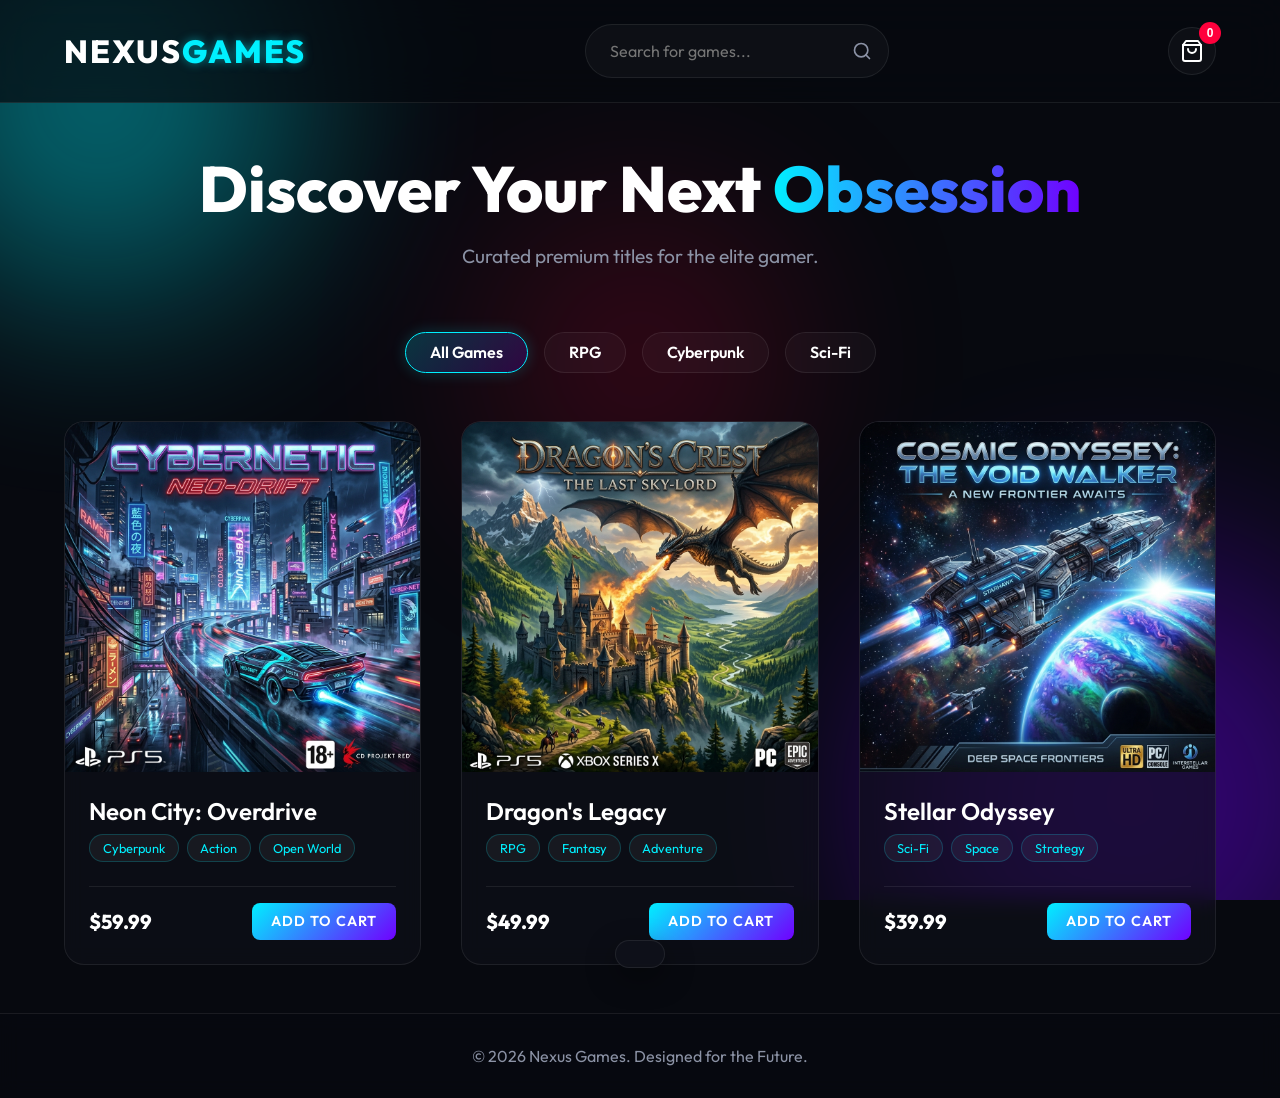
<file: hw 3/video-game-catalog/index.html>
<!DOCTYPE html>
<html lang="en">
<head>
    <meta charset="UTF-8">
    <meta name="viewport" content="width=device-width, initial-scale=1.0">
    <title>Nexus Games | Premium Catalog</title>
    <meta name="description" content="Explore the ultimate premium video game catalog featuring the best titles.">
    <link rel="preconnect" href="https://fonts.googleapis.com">
    <link rel="preconnect" href="https://fonts.gstatic.com" crossorigin>
    <link href="https://fonts.googleapis.com/css2?family=Outfit:wght@300;400;600;800&display=swap" rel="stylesheet">
    <link rel="stylesheet" href="style.css">
</head>
<body>
    <div class="background-effects">
        <div class="glow-orb orb-1"></div>
        <div class="glow-orb orb-2"></div>
        <div class="glow-orb orb-3"></div>
    </div>

    <header class="navbar">
        <div class="logo">
            <h1>NEXUS<span>GAMES</span></h1>
        </div>
        <div class="search-container">
            <input type="text" id="searchInput" placeholder="Search for games...">
            <button id="searchBtn">
                <svg width="20" height="20" viewBox="0 0 24 24" fill="none" stroke="currentColor" stroke-width="2" stroke-linecap="round" stroke-linejoin="round">
                    <circle cx="11" cy="11" r="8"></circle>
                    <line x1="21" y1="21" x2="16.65" y2="16.65"></line>
                </svg>
            </button>
        </div>
        <button class="cart-icon" id="cartToggle" aria-label="Open cart">
            <svg width="24" height="24" viewBox="0 0 24 24" fill="none" stroke="currentColor" stroke-width="2" stroke-linecap="round" stroke-linejoin="round">
                <path d="M6 2L3 6v14a2 2 0 0 0 2 2h14a2 2 0 0 0 2-2V6l-3-4z"></path>
                <line x1="3" y1="6" x2="21" y2="6"></line>
                <path d="M16 10a4 4 0 0 1-8 0"></path>
            </svg>
            <span class="cart-count" id="cartCount">0</span>
        </button>
    </header>

    <main class="container">
        <section class="hero">
            <h2>Discover Your Next <span>Obsession</span></h2>
            <p>Curated premium titles for the elite gamer.</p>
        </section>

        <div class="filters" id="filterContainer">
            <button class="filter-btn active" data-filter="all">All Games</button>
            <button class="filter-btn" data-filter="rpg">RPG</button>
            <button class="filter-btn" data-filter="cyberpunk">Cyberpunk</button>
            <button class="filter-btn" data-filter="sci-fi">Sci-Fi</button>
        </div>

        <section class="game-grid" id="gameGrid">
            <!-- Game cards will be injected here via JavaScript -->
        </section>
    </main>

    <div class="cart-overlay" id="cartOverlay"></div>
    <aside class="cart-sidebar" id="cartSidebar">
        <div class="cart-header">
            <h2>Your Cart</h2>
            <button class="cart-close" id="cartClose" aria-label="Close cart">
                <svg width="24" height="24" viewBox="0 0 24 24" fill="none" stroke="currentColor" stroke-width="2" stroke-linecap="round" stroke-linejoin="round">
                    <line x1="18" y1="6" x2="6" y2="18"></line>
                    <line x1="6" y1="6" x2="18" y2="18"></line>
                </svg>
            </button>
        </div>
        <div class="cart-items" id="cartItems">
            <p class="cart-empty">Your cart is empty.</p>
        </div>
        <div class="cart-footer">
            <div class="cart-total">
                <span>Total</span>
                <span id="cartTotal">$0.00</span>
            </div>
            <button class="checkout-btn" id="checkoutBtn">Checkout</button>
        </div>
    </aside>

    <footer>
        <p>&copy; 2026 Nexus Games. Designed for the Future.</p>
    </footer>

    <div class="cart-notification" id="cartNotification"></div>

    <script src="script.js"></script>
</body>
</html>
</file>
<file: hw 3/video-game-catalog/style.css>
:root {
    --bg-dark: #07090f;
    --text-main: #ffffff;
    --text-muted: #8b92a5;
    --accent-1: #00f0ff;
    --accent-2: #ff003c;
    --accent-3: #7000ff;
    --glass-bg: rgba(255, 255, 255, 0.03);
    --glass-border: rgba(255, 255, 255, 0.08);
}

* {
    margin: 0;
    padding: 0;
    box-sizing: border-box;
}

body {
    font-family: 'Outfit', sans-serif;
    background-color: var(--bg-dark);
    color: var(--text-main);
    overflow-x: hidden;
    position: relative;
    min-height: 100vh;
    display: flex;
    flex-direction: column;
}

/* Background Effects */
.background-effects {
    position: fixed;
    top: 0;
    left: 0;
    width: 100vw;
    height: 100vh;
    z-index: -1;
    overflow: hidden;
    pointer-events: none;
}

.glow-orb {
    position: absolute;
    border-radius: 50%;
    filter: blur(100px);
    opacity: 0.4;
    animation: float 20s infinite ease-in-out alternate;
}

.orb-1 {
    width: 400px;
    height: 400px;
    background: var(--accent-1);
    top: -100px;
    left: -100px;
}

.orb-2 {
    width: 500px;
    height: 500px;
    background: var(--accent-3);
    bottom: -150px;
    right: -100px;
    animation-delay: -5s;
}

.orb-3 {
    width: 300px;
    height: 300px;
    background: var(--accent-2);
    top: 40%;
    left: 50%;
    transform: translate(-50%, -50%);
    opacity: 0.2;
    animation-delay: -10s;
}

@keyframes float {
    0% { transform: translate(0, 0) scale(1); }
    50% { transform: translate(30px, 50px) scale(1.1); }
    100% { transform: translate(-30px, 20px) scale(0.9); }
}

/* Navbar */
.navbar {
    display: flex;
    justify-content: space-between;
    align-items: center;
    padding: 1.5rem 5%;
    background: rgba(7, 9, 15, 0.7);
    backdrop-filter: blur(20px);
    -webkit-backdrop-filter: blur(20px);
    border-bottom: 1px solid var(--glass-border);
    position: sticky;
    top: 0;
    z-index: 100;
}

.logo h1 {
    font-size: 2rem;
    font-weight: 800;
    letter-spacing: 2px;
}

.logo span {
    color: var(--accent-1);
    text-shadow: 0 0 10px rgba(0, 240, 255, 0.5);
}

.search-container {
    display: flex;
    align-items: center;
    background: var(--glass-bg);
    border: 1px solid var(--glass-border);
    border-radius: 30px;
    padding: 0.5rem 1rem;
    transition: all 0.3s ease;
}

.search-container:focus-within {
    border-color: var(--accent-1);
    box-shadow: 0 0 15px rgba(0, 240, 255, 0.2);
}

.search-container input {
    background: transparent;
    border: none;
    color: var(--text-main);
    font-family: inherit;
    font-size: 1rem;
    padding: 0.5rem;
    outline: none;
    width: 250px;
}

.search-container button {
    background: transparent;
    border: none;
    color: var(--text-muted);
    cursor: pointer;
    transition: color 0.3s;
    display: flex;
    align-items: center;
    justify-content: center;
}

.search-container button:hover {
    color: var(--accent-1);
}

/* Main Container */
.container {
    flex: 1;
    padding: 3rem 5%;
    max-width: 1400px;
    margin: 0 auto;
    width: 100%;
}

.hero {
    text-align: center;
    margin-bottom: 4rem;
    animation: fadeInDown 1s ease-out;
}

.hero h2 {
    font-size: 4rem;
    font-weight: 800;
    line-height: 1.2;
    margin-bottom: 1rem;
}

.hero span {
    background: linear-gradient(to right, var(--accent-1), var(--accent-3));
    -webkit-background-clip: text;
    -webkit-text-fill-color: transparent;
}

.hero p {
    font-size: 1.2rem;
    color: var(--text-muted);
}

/* Filters */
.filters {
    display: flex;
    justify-content: center;
    gap: 1rem;
    margin-bottom: 3rem;
    flex-wrap: wrap;
    animation: fadeInUp 1s ease-out 0.2s both;
}

.filter-btn {
    background: var(--glass-bg);
    border: 1px solid var(--glass-border);
    color: var(--text-main);
    padding: 0.6rem 1.5rem;
    border-radius: 30px;
    font-family: inherit;
    font-size: 1rem;
    font-weight: 600;
    cursor: pointer;
    transition: all 0.3s ease;
    backdrop-filter: blur(10px);
}

.filter-btn:hover {
    border-color: var(--accent-1);
    transform: translateY(-2px);
    box-shadow: 0 5px 15px rgba(0, 240, 255, 0.15);
}

.filter-btn.active {
    background: linear-gradient(135deg, rgba(0, 240, 255, 0.2), rgba(112, 0, 255, 0.2));
    border-color: var(--accent-1);
    box-shadow: 0 0 15px rgba(0, 240, 255, 0.2);
}

/* Game Grid */
.game-grid {
    display: grid;
    grid-template-columns: repeat(auto-fill, minmax(300px, 1fr));
    gap: 2.5rem;
}

.game-card {
    background: rgba(15, 17, 26, 0.6);
    border: 1px solid var(--glass-border);
    border-radius: 20px;
    overflow: hidden;
    backdrop-filter: blur(10px);
    -webkit-backdrop-filter: blur(10px);
    transition: all 0.4s cubic-bezier(0.175, 0.885, 0.32, 1.275);
    opacity: 0;
    transform: translateY(30px);
    animation: fadeInUp 0.8s ease-out forwards;
}

.game-card:hover {
    transform: translateY(-10px) scale(1.02);
    border-color: rgba(255, 255, 255, 0.2);
    box-shadow: 0 15px 30px rgba(0, 0, 0, 0.5), 0 0 20px rgba(0, 240, 255, 0.1);
}

.card-image {
    width: 100%;
    height: 350px;
    overflow: hidden;
    position: relative;
}

.card-image img {
    width: 100%;
    height: 100%;
    object-fit: cover;
    transition: transform 0.5s ease;
}

.game-card:hover .card-image img {
    transform: scale(1.1);
}

.card-content {
    padding: 1.5rem;
}

.game-title {
    font-size: 1.5rem;
    font-weight: 600;
    margin-bottom: 0.5rem;
    white-space: nowrap;
    overflow: hidden;
    text-overflow: ellipsis;
}

.game-tags {
    display: flex;
    gap: 0.5rem;
    margin-bottom: 1.5rem;
    flex-wrap: wrap;
}

.tag {
    font-size: 0.8rem;
    padding: 0.3rem 0.8rem;
    background: rgba(255, 255, 255, 0.05);
    border-radius: 15px;
    color: var(--accent-1);
    border: 1px solid rgba(0, 240, 255, 0.2);
}

.card-footer {
    display: flex;
    justify-content: space-between;
    align-items: center;
    border-top: 1px solid var(--glass-border);
    padding-top: 1rem;
}

.price {
    font-size: 1.25rem;
    font-weight: 800;
}

.buy-btn {
    background: linear-gradient(135deg, var(--accent-1), var(--accent-3));
    border: none;
    padding: 0.6rem 1.2rem;
    border-radius: 8px;
    color: white;
    font-family: inherit;
    font-weight: 600;
    cursor: pointer;
    transition: all 0.3s ease;
    text-transform: uppercase;
    font-size: 0.9rem;
    letter-spacing: 1px;
}

.buy-btn:hover {
    box-shadow: 0 0 15px rgba(0, 240, 255, 0.5);
    transform: translateY(-2px);
}

/* Footer */
footer {
    text-align: center;
    padding: 2rem;
    color: var(--text-muted);
    border-top: 1px solid var(--glass-border);
    background: rgba(7, 9, 15, 0.8);
    backdrop-filter: blur(10px);
}

/* Animations */
@keyframes fadeInUp {
    from {
        opacity: 0;
        transform: translateY(30px);
    }
    to {
        opacity: 1;
        transform: translateY(0);
    }
}

@keyframes fadeInDown {
    from {
        opacity: 0;
        transform: translateY(-30px);
    }
    to {
        opacity: 1;
        transform: translateY(0);
    }
}

/* Cart Icon */
.cart-icon {
    position: relative;
    background: var(--glass-bg);
    border: 1px solid var(--glass-border);
    border-radius: 50%;
    width: 48px;
    height: 48px;
    display: flex;
    align-items: center;
    justify-content: center;
    cursor: pointer;
    color: var(--text-main);
    transition: all 0.3s ease;
}

.cart-icon:hover {
    border-color: var(--accent-1);
    box-shadow: 0 0 15px rgba(0, 240, 255, 0.2);
}

.cart-count {
    position: absolute;
    top: -6px;
    right: -6px;
    background: var(--accent-2);
    color: white;
    font-size: 0.75rem;
    font-weight: 700;
    width: 22px;
    height: 22px;
    border-radius: 50%;
    display: flex;
    align-items: center;
    justify-content: center;
    transition: transform 0.3s cubic-bezier(0.175, 0.885, 0.32, 1.275);
}

.cart-count.bump {
    transform: scale(1.3);
}

/* Cart Overlay */
.cart-overlay {
    position: fixed;
    top: 0;
    left: 0;
    width: 100vw;
    height: 100vh;
    background: rgba(0, 0, 0, 0.6);
    z-index: 200;
    opacity: 0;
    visibility: hidden;
    transition: all 0.3s ease;
    backdrop-filter: blur(4px);
}

.cart-overlay.open {
    opacity: 1;
    visibility: visible;
}

/* Cart Sidebar */
.cart-sidebar {
    position: fixed;
    top: 0;
    right: -420px;
    width: 400px;
    max-width: 90vw;
    height: 100vh;
    background: rgba(15, 17, 26, 0.95);
    backdrop-filter: blur(30px);
    -webkit-backdrop-filter: blur(30px);
    border-left: 1px solid var(--glass-border);
    z-index: 250;
    display: flex;
    flex-direction: column;
    transition: right 0.4s cubic-bezier(0.175, 0.885, 0.32, 1.275);
}

.cart-sidebar.open {
    right: 0;
}

.cart-header {
    display: flex;
    justify-content: space-between;
    align-items: center;
    padding: 1.5rem;
    border-bottom: 1px solid var(--glass-border);
}

.cart-header h2 {
    font-size: 1.5rem;
    font-weight: 700;
}

.cart-close {
    background: transparent;
    border: none;
    color: var(--text-muted);
    cursor: pointer;
    transition: color 0.3s;
    display: flex;
    align-items: center;
    justify-content: center;
    padding: 0.25rem;
}

.cart-close:hover {
    color: var(--accent-2);
}

/* Cart Items */
.cart-items {
    flex: 1;
    overflow-y: auto;
    padding: 1rem 1.5rem;
}

.cart-empty {
    text-align: center;
    color: var(--text-muted);
    padding: 3rem 0;
    font-size: 1.1rem;
}

.cart-item {
    display: flex;
    gap: 1rem;
    padding: 1rem 0;
    border-bottom: 1px solid var(--glass-border);
    animation: fadeInUp 0.4s ease-out;
}

.cart-item-image {
    width: 70px;
    height: 90px;
    border-radius: 8px;
    overflow: hidden;
    flex-shrink: 0;
}

.cart-item-image img {
    width: 100%;
    height: 100%;
    object-fit: cover;
}

.cart-item-details {
    flex: 1;
    display: flex;
    flex-direction: column;
    justify-content: space-between;
    min-width: 0;
}

.cart-item-title {
    font-size: 1rem;
    font-weight: 600;
    white-space: nowrap;
    overflow: hidden;
    text-overflow: ellipsis;
}

.cart-item-price {
    color: var(--accent-1);
    font-weight: 600;
    font-size: 0.95rem;
}

.cart-item-actions {
    display: flex;
    align-items: center;
    gap: 0.5rem;
}

.qty-btn {
    background: var(--glass-bg);
    border: 1px solid var(--glass-border);
    color: var(--text-main);
    width: 28px;
    height: 28px;
    border-radius: 6px;
    cursor: pointer;
    display: flex;
    align-items: center;
    justify-content: center;
    font-size: 1rem;
    transition: all 0.2s ease;
}

.qty-btn:hover {
    border-color: var(--accent-1);
    color: var(--accent-1);
}

.qty-value {
    font-weight: 600;
    font-size: 0.95rem;
    min-width: 24px;
    text-align: center;
}

.cart-item-remove {
    background: transparent;
    border: none;
    color: var(--text-muted);
    cursor: pointer;
    padding: 0.25rem;
    margin-left: auto;
    transition: color 0.3s;
    display: flex;
    align-items: center;
}

.cart-item-remove:hover {
    color: var(--accent-2);
}

/* Cart Footer */
.cart-footer {
    padding: 1.5rem;
    border-top: 1px solid var(--glass-border);
}

.cart-total {
    display: flex;
    justify-content: space-between;
    align-items: center;
    margin-bottom: 1rem;
    font-size: 1.2rem;
}

.cart-total span:first-child {
    color: var(--text-muted);
}

.cart-total span:last-child {
    font-weight: 800;
    color: var(--accent-1);
}

.checkout-btn {
    width: 100%;
    background: linear-gradient(135deg, var(--accent-1), var(--accent-3));
    border: none;
    padding: 0.9rem;
    border-radius: 10px;
    color: white;
    font-family: inherit;
    font-weight: 700;
    font-size: 1rem;
    cursor: pointer;
    transition: all 0.3s ease;
    text-transform: uppercase;
    letter-spacing: 1px;
}

.checkout-btn:hover {
    box-shadow: 0 0 20px rgba(0, 240, 255, 0.4);
    transform: translateY(-2px);
}

.checkout-btn:disabled {
    opacity: 0.4;
    cursor: not-allowed;
    transform: none;
    box-shadow: none;
}

/* Notification */
.cart-notification {
    position: fixed;
    bottom: 2rem;
    left: 50%;
    transform: translateX(-50%) translateY(100px);
    background: rgba(15, 17, 26, 0.95);
    border: 1px solid var(--glass-border);
    backdrop-filter: blur(20px);
    padding: 0.8rem 1.5rem;
    border-radius: 30px;
    color: var(--accent-1);
    font-weight: 600;
    z-index: 300;
    transition: transform 0.4s cubic-bezier(0.175, 0.885, 0.32, 1.275);
    box-shadow: 0 10px 30px rgba(0, 0, 0, 0.4);
}

.cart-notification.show {
    transform: translateX(-50%) translateY(0);
}

/* Responsive */
@media (max-width: 768px) {
    .navbar {
        flex-direction: column;
        gap: 1rem;
    }
    .hero h2 {
        font-size: 2.5rem;
    }
    .search-container input {
        width: 100%;
    }
}
</file>
